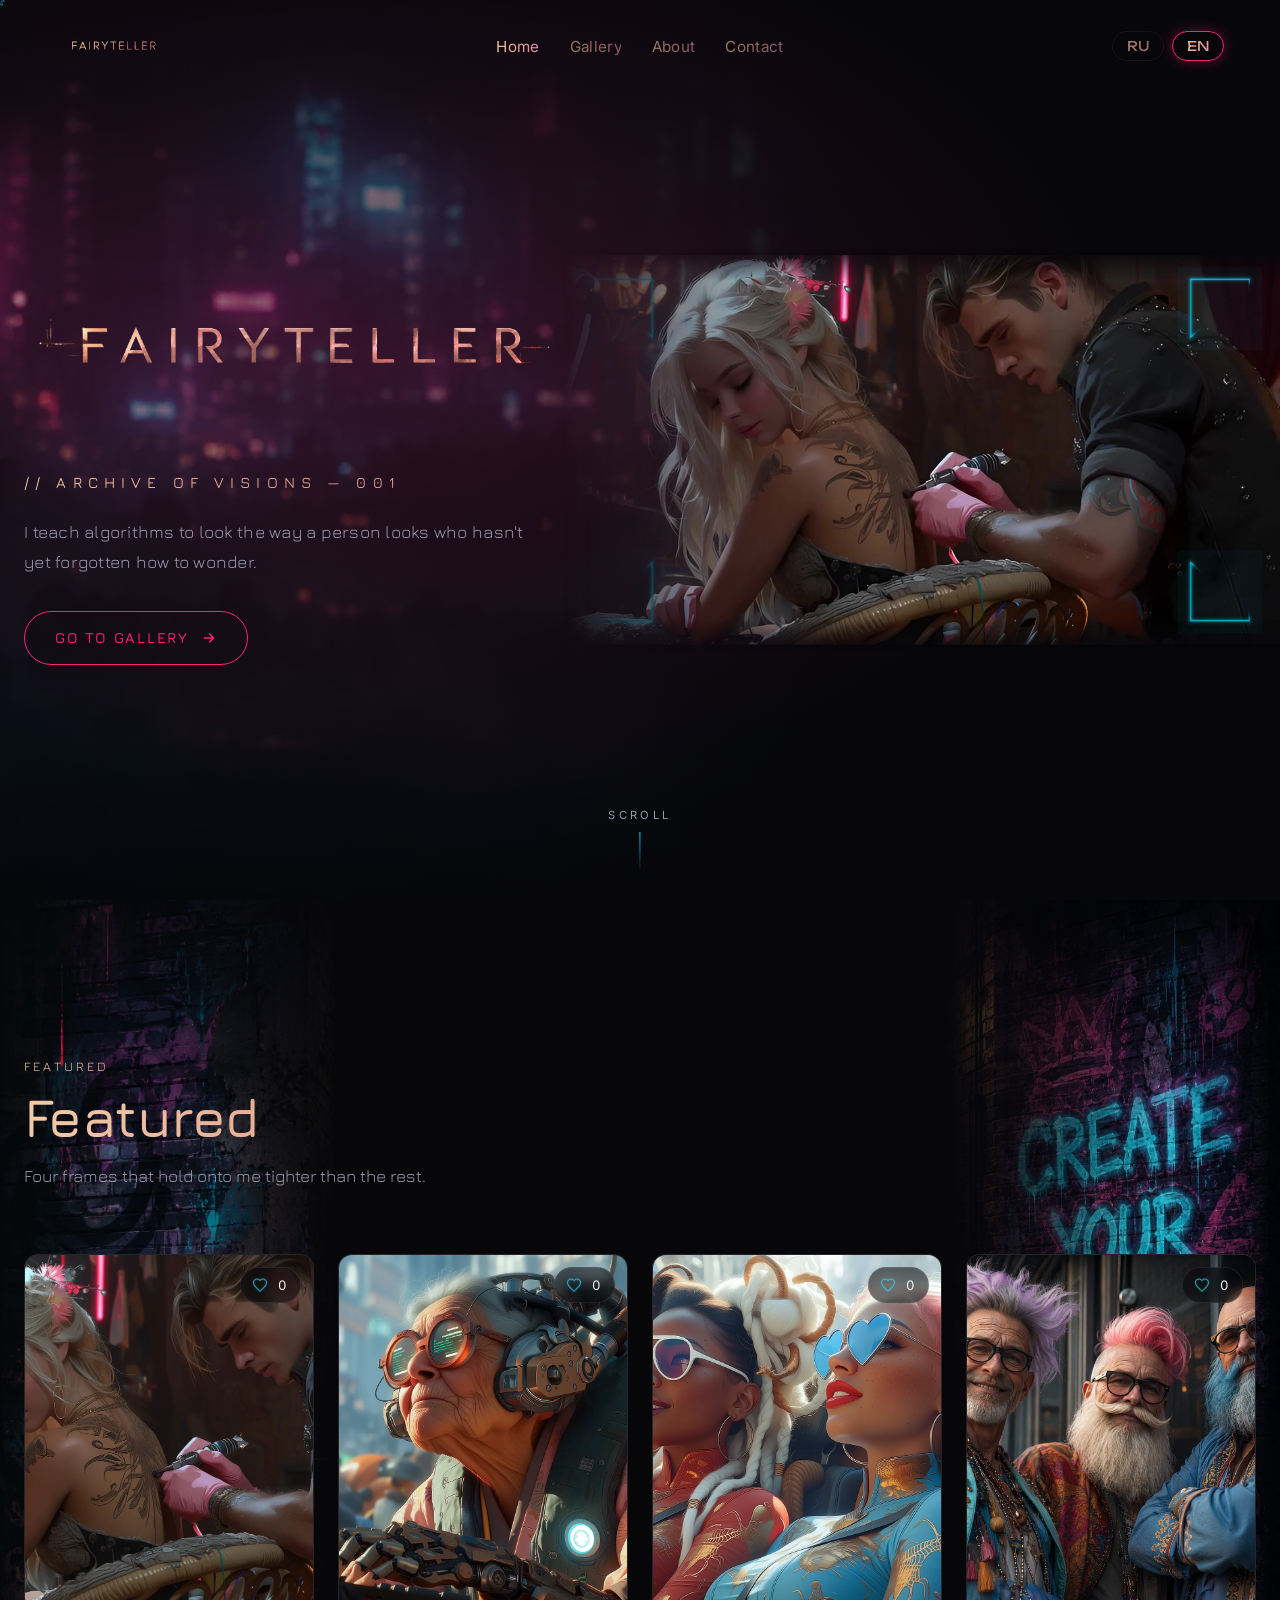
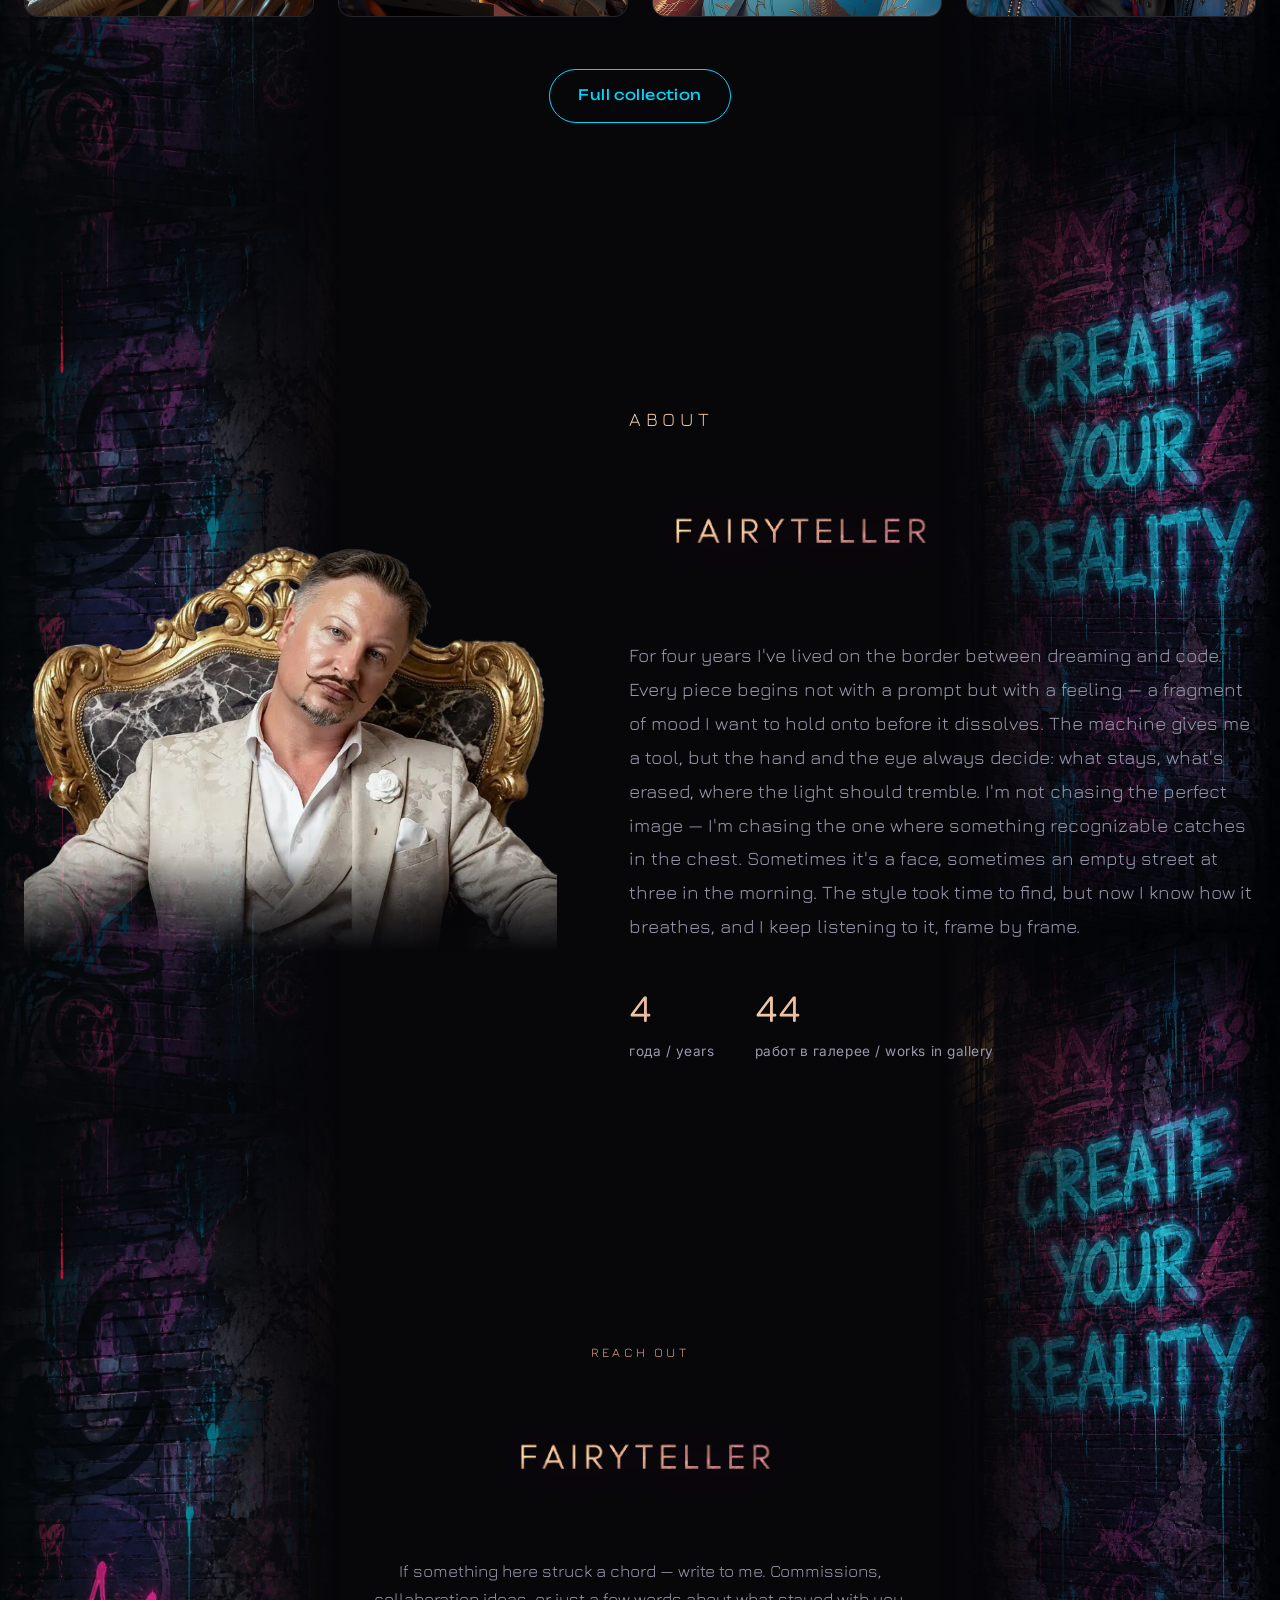
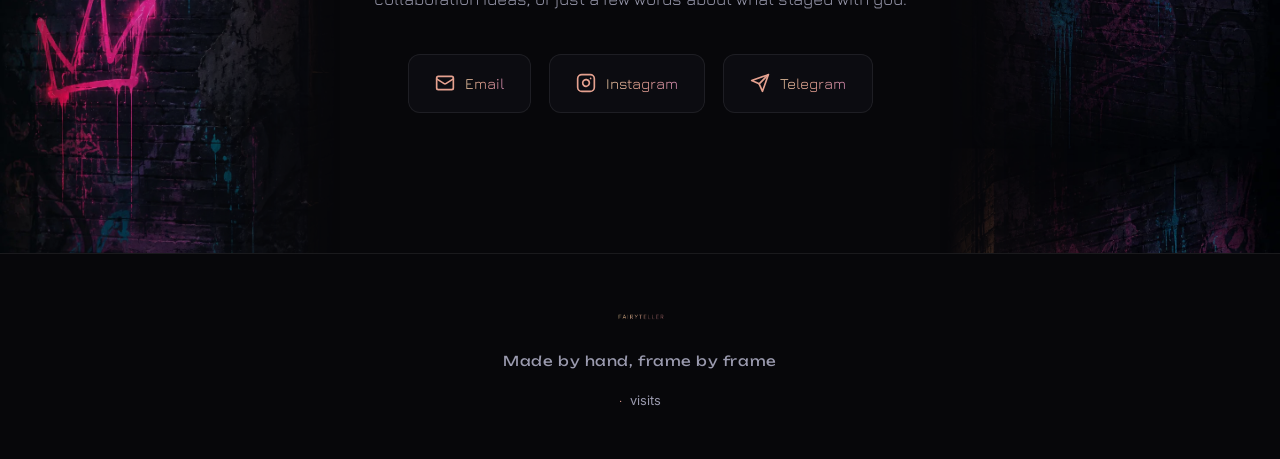
<file: index.html>
<!DOCTYPE html>
<html lang="en">
<head>
  <meta charset="UTF-8">
  <meta name="viewport" content="width=device-width, initial-scale=1.0">
  <title>Fairyteller — архив снов на стыке человека и машины</title>
  <meta name="description" content="Портфолио AI-художника Fairyteller. Киберпанк-портреты, в которых нежность оказалась сильнее неона.">

  <!-- Open Graph / соцсети -->
  <meta property="og:type" content="website">
  <meta property="og:site_name" content="Fairyteller">
  <meta property="og:title" content="Fairyteller — архив снов на стыке человека и машины">
  <meta property="og:description" content="Портфолио AI-художника Fairyteller. Киберпанк-портреты, в которых нежность оказалась сильнее неона.">
  <meta property="og:url" content="https://alexsheva-79.github.io/FAIRYTELLER-SITE/">
  <meta property="og:image" content="https://alexsheva-79.github.io/FAIRYTELLER-SITE/assets/og-image.jpg">
  <meta property="og:image:width" content="1200">
  <meta property="og:image:height" content="630">
  <meta property="og:locale" content="ru_RU">
  <meta property="og:locale:alternate" content="en_US">
  <meta name="twitter:card" content="summary_large_image">
  <meta name="twitter:title" content="Fairyteller — архив снов на стыке человека и машины">
  <meta name="twitter:description" content="Портфолио AI-художника Fairyteller. Киберпанк-портреты, в которых нежность оказалась сильнее неона.">
  <meta name="twitter:image" content="https://alexsheva-79.github.io/FAIRYTELLER-SITE/assets/og-image.jpg">

  <link rel="icon" type="image/png" href="assets/logo/logo-clean.png">

  <!-- Шрифты: Unbounded (дисплей) + Inter (текст), с кириллицей -->
  <link rel="preconnect" href="https://fonts.googleapis.com">
  <link rel="preconnect" href="https://fonts.gstatic.com" crossorigin>
  <link href="https://fonts.googleapis.com/css2?family=Unbounded:wght@400;600;700;800&family=Jura:wght@300;400;500;600&family=Inter:wght@400;500;600&display=swap&subset=cyrillic,latin" rel="stylesheet">

  <link rel="stylesheet" href="css/style.css?v=17">
</head>
<body>

  <!-- Прелоадер -->
  <div class="preloader">
    <img src="assets/logo/logo-full.png" alt="Fairyteller">
  </div>

  <!-- Хедер -->
  <header class="header">
    <a class="header__logo" href="index.html"><img src="assets/logo/logo-clean.png" alt="Fairyteller"></a>
    <ul class="nav__links">
      <li><a class="is-active" href="index.html" data-i18n="nav.home">Главная</a></li>
      <li><a href="gallery.html" data-i18n="nav.gallery">Галерея</a></li>
      <li><a href="#about" data-i18n="nav.about">Обо мне</a></li>
      <li><a href="#contact" data-i18n="nav.contact">Контакты</a></li>
    </ul>
    <div class="nav__right">
      <div class="lang">
        <button data-lang="ru">RU</button>
        <span>/</span>
        <button data-lang="en">EN</button>
      </div>
      <button class="burger" aria-label="menu"><span></span><span></span><span></span></button>
    </div>
  </header>

  <!-- Мобильное меню -->
  <div class="mobile-menu">
    <a href="index.html" data-i18n="nav.home">Главная</a>
    <a href="gallery.html" data-i18n="nav.gallery">Галерея</a>
    <a href="#about" data-i18n="nav.about">Обо мне</a>
    <a href="#contact" data-i18n="nav.contact">Контакты</a>
    <div class="lang mobile-menu__lang">
      <button data-lang="ru">RU</button>
      <span>/</span>
      <button data-lang="en">EN</button>
    </div>
  </div>

  <!-- Hero -->
  <section class="hero">
    <div class="hero__bg"></div>
    <div class="hero__banner">
      <!-- слайды из избранного рендерятся в main.js -->
      <span class="hero__corner hero__corner--tl"></span>
      <span class="hero__corner hero__corner--tr"></span>
      <span class="hero__corner hero__corner--bl"></span>
      <span class="hero__corner hero__corner--br"></span>
    </div>
    <div class="container hero__inner">
      <div class="hero__left">
        <img class="hero__logo" src="assets/logo/logo-full.png" alt="Fairyteller">
        <p class="hero__eyebrow" data-i18n="hero.eyebrow">// АРХИВ ВИДЕНИЙ — 001</p>
        <p class="hero__sub" data-i18n="hero.sub">Я учу алгоритмы смотреть так, как смотрит человек, который ещё не разучился удивляться.</p>
        <a class="hero__cta" href="gallery.html">
          <span data-i18n="hero.cta">Перейти в галерею</span>
          <svg viewBox="0 0 24 24" fill="none" stroke="currentColor" stroke-width="2" stroke-linecap="round" stroke-linejoin="round"><path d="M5 12h14M13 6l6 6-6 6"/></svg>
        </a>
      </div>
    </div>
    <div class="scroll-hint">scroll</div>
  </section>

  <!-- Блок после hero: сквозной фон-стены (bg-left / bg-right) на showcase + about + contact -->
  <div class="walls side-walls">

  <!-- Showcase -->
  <section class="section showcase">
    <div class="container">
      <div class="section__head reveal">
        <p class="eyebrow" data-i18n="showcase.title">Избранное</p>
        <h2 class="section-title" data-i18n="showcase.title">Избранное</h2>
        <p data-i18n="showcase.sub">Четыре кадра, которые держат меня крепче остальных.</p>
      </div>
      <div class="showcase__grid"><!-- карточки рендерятся из works.js --></div>
      <div class="showcase__more reveal">
        <a class="btn-ghost" href="gallery.html" data-i18n="showcase.all">Вся коллекция</a>
      </div>
    </div>
  </section>

  <!-- About -->
  <section class="section" id="about">
    <div class="container about__grid">
      <div class="about__portrait reveal">
        <img src="assets/portrait/artist.webp" alt="Fairyteller">
      </div>
      <div class="about__body reveal">
        <p class="eyebrow" data-i18n="about.title">О художнике</p>
        <img class="about__logo" src="assets/logo/logo-clean.png" alt="Fairyteller">
        <p data-i18n="about.body"></p>
        <div class="about__stats">
          <div class="about__stat">
            <div class="num"><span data-count="4">4</span></div>
            <div class="lbl">года / years</div>
          </div>
          <div class="about__stat">
            <div class="num"><span data-count="142">142</span></div>
            <div class="lbl">работ в галерее / works in gallery</div>
          </div>
        </div>
      </div>
    </div>
  </section>

  <!-- Contact -->
  <section class="section contact" id="contact">
    <div class="container">
      <div class="reveal">
        <p class="eyebrow" data-i18n="contact.title">Найти меня</p>
        <img class="contact__logo" src="assets/logo/logo-clean.png" alt="Fairyteller">
        <p class="contact__desc" data-i18n="contact.desc">Если что-то здесь отозвалось — напишите.</p>
      </div>
      <div class="contact__links reveal">
        <a class="contact__link" href="mailto:alexsheva79@gmail.com">
          <svg viewBox="0 0 24 24" fill="none" stroke-width="2" stroke-linecap="round" stroke-linejoin="round"><rect x="2" y="4" width="20" height="16" rx="2"/><path d="m22 7-8.97 5.7a1.94 1.94 0 0 1-2.06 0L2 7"/></svg>
          <span data-i18n="contact.email">Почта</span>
        </a>
        <a class="contact__link" href="https://www.instagram.com/fairyteller_art/" target="_blank" rel="noopener">
          <svg viewBox="0 0 24 24" fill="none" stroke-width="2" stroke-linecap="round" stroke-linejoin="round"><rect x="2" y="2" width="20" height="20" rx="5"/><path d="M16 11.37A4 4 0 1 1 12.63 8 4 4 0 0 1 16 11.37z"/><line x1="17.5" y1="6.5" x2="17.51" y2="6.5"/></svg>
          <span data-i18n="contact.instagram">Instagram</span>
        </a>
        <a class="contact__link" href="https://t.me/+6Evr5orEgt05M2Fi" target="_blank" rel="noopener">
          <svg viewBox="0 0 24 24" fill="none" stroke-width="2" stroke-linecap="round" stroke-linejoin="round"><path d="m22 2-7 20-4-9-9-4Z"/><path d="M22 2 11 13"/></svg>
          <span data-i18n="contact.telegram">Telegram</span>
        </a>
      </div>
    </div>
  </section>

  </div><!-- /.walls -->

  <!-- Footer -->
  <footer class="footer">
    <div class="footer__logo"><img src="assets/logo/logo-clean.png" alt="Fairyteller"></div>
    <p class="footer__tagline" data-i18n="footer.tagline">Сделано вручную, кадр за кадром</p>
    <p class="footer__visits"><span class="vnum">·</span> <span data-i18n="visits.label">визитов</span></p>
  </footer>

  <script src="js/works.js?v=17"></script>
  <script src="js/i18n.js?v=17"></script>
  <script src="js/supabase.js?v=17"></script>
  <script src="js/main.js?v=17"></script>
</body>
</html>
</file>
<file: css/style.css>
/* ============================================================
   Fairyteller — основные стили
   Неон-розовый #ff1f74 + электро-циан #00d9ff на глубоком чёрном.
   Киберпанк / стрит-арт, сбалансированно.
   ============================================================ */

:root {
  --bg:        #07070a;
  --bg-2:      #0d0d12;
  --bg-card:   #111118;
  --pink:      #ff1f74;
  --cyan:      #00d9ff;
  --gold:      #e3a873;   /* акцент рамки showcase (розово-золотой в тон лого) */
  --text:      #f4f4f8;
  --muted:     #9a9aae;
  --line:      rgba(255, 255, 255, 0.08);

  /* градиент логотипа (медно-розовый) — для текста в тон лого */
  --logo-grad: linear-gradient(90deg, #f1cba6, #e5a18f 48%, #d98fb2);

  --pink-glow: 0 0 18px rgba(255, 31, 116, 0.55);
  --cyan-glow: 0 0 18px rgba(0, 217, 255, 0.5);

  --font-display: "Unbounded", system-ui, sans-serif;
  --font-body:    "Inter", system-ui, sans-serif;

  --maxw: 1280px;
  --ease: cubic-bezier(0.22, 1, 0.36, 1);
}

/* ---------- reset ---------- */
*, *::before, *::after { box-sizing: border-box; margin: 0; padding: 0; }

html { scroll-behavior: smooth; }

body {
  background: var(--bg);
  color: var(--text);
  font-family: var(--font-body);
  font-size: 17px;
  line-height: 1.65;
  overflow-x: hidden;
  -webkit-font-smoothing: antialiased;
}

img { display: block; max-width: 100%; }
a { color: inherit; text-decoration: none; }
button { font-family: inherit; cursor: pointer; border: none; background: none; color: inherit; }
ul { list-style: none; }

/* фоновая текстура шума на всём сайте */
body::before {
  content: "";
  position: fixed;
  inset: 0;
  background-image: url("../assets/decor/noise.webp");
  background-size: 320px;
  opacity: 0.04;
  pointer-events: none;
  z-index: 1;
  mix-blend-mode: screen;
}

.container { width: min(100% - 48px, var(--maxw)); margin-inline: auto; }

/* ---------- утилиты ---------- */
/* текст в цвет логотипа (медно-розовый градиент) */
.fx-logo-text {
  background: var(--logo-grad);
  -webkit-background-clip: text; background-clip: text;
  color: transparent;
}

.eyebrow {
  font-family: var(--font-display);
  font-size: 0.8rem;
  letter-spacing: 0.25em;
  text-transform: uppercase;
  color: var(--cyan);
  text-shadow: var(--cyan-glow);
}

.section-title {
  font-family: var(--font-display);
  font-weight: 700;
  font-size: clamp(2rem, 5vw, 3.4rem);
  line-height: 1.05;
  letter-spacing: -0.01em;
}

.section { position: relative; padding: clamp(64px, 12vw, 140px) 0; z-index: 2; }

/* ============================================================
   Хедер
   ============================================================ */
.header {
  position: fixed;
  top: 0; left: 0; right: 0;
  z-index: 100;
  display: flex;
  align-items: center;
  justify-content: space-between;
  padding: 18px clamp(24px, 5vw, 56px);
  transition: background 0.4s var(--ease), backdrop-filter 0.4s var(--ease);
}
.header.is-scrolled {
  background: rgba(7, 7, 10, 0.72);
  backdrop-filter: blur(14px);
  border-bottom: 1px solid var(--line);
}
.header__logo img { height: clamp(40px, 5vw, 56px); width: auto; }

/* навигация по центру хедера, в цвет лого; активный пункт ярче */
.nav__links {
  position: absolute;
  left: 50%; top: 50%;
  transform: translate(-50%, -50%);
  display: flex; gap: 30px;
}
.nav__links a {
  font-size: 0.95rem;
  letter-spacing: 0.02em;
  position: relative;
  padding: 4px 0;
  background: var(--logo-grad);
  -webkit-background-clip: text; background-clip: text;
  color: transparent;
  opacity: 0.6;
  transition: opacity 0.25s var(--ease);
}
.nav__links a::after {
  content: "";
  position: absolute;
  left: 0; bottom: 0;
  width: 0; height: 2px;
  background: var(--pink);
  box-shadow: var(--pink-glow);
  transition: width 0.3s var(--ease);
}
.nav__links a.is-active { opacity: 1; }
.nav__links a:hover { opacity: 1; }
.nav__links a:hover::after { width: 100%; }

/* правая группа хедера: язык + бургер */
.nav__right { display: flex; align-items: center; gap: 24px; }

/* переключатель языка — в цвет лого, активный язык ярче */
.lang { display: flex; align-items: center; gap: 8px; font-family: var(--font-display); font-size: 0.8rem; }
/* обводка-пилюля в стиле hero__cta: активный язык — розовая обводка + свечение,
   неактивный — тонкая нейтральная обводка, текст в тон лого чуть притушен */
.lang button {
  padding: 6px 14px;
  border: 1px solid var(--line);
  border-radius: 100px;
  background: var(--logo-grad);
  -webkit-background-clip: text; background-clip: text;
  color: transparent;
  opacity: 0.7;
  transition: opacity 0.25s var(--ease), border-color 0.25s var(--ease), box-shadow 0.25s var(--ease);
}
.lang button.is-active {
  opacity: 1;
  border-color: var(--pink);
  box-shadow: 0 0 14px rgba(255, 31, 116, 0.35);
}
.lang button:hover { opacity: 1; }
/* разделитель больше не нужен — язык теперь читается как две отдельные пилюли */
.lang span { display: none; }

/* бургер (мобильное меню) */
.burger { display: none; width: 30px; height: 22px; position: relative; z-index: 120; }
.burger span {
  position: absolute; left: 0; width: 100%; height: 2px;
  background: var(--text); border-radius: 2px;
  transition: transform 0.35s var(--ease), opacity 0.25s var(--ease), top 0.35s var(--ease);
}
.burger span:nth-child(1) { top: 0; }
.burger span:nth-child(2) { top: 10px; }
.burger span:nth-child(3) { top: 20px; }
.burger.is-open span:nth-child(1) { top: 10px; transform: rotate(45deg); background: var(--pink); }
.burger.is-open span:nth-child(2) { opacity: 0; }
.burger.is-open span:nth-child(3) { top: 10px; transform: rotate(-45deg); background: var(--pink); }

/* ============================================================
   Hero
   ============================================================ */
.hero {
  position: relative;
  min-height: 100svh;
  display: flex;
  align-items: center;
  overflow: hidden;
  z-index: 2;
}
.hero__bg {
  position: absolute; inset: 0;
  background: url("../assets/backgrounds/hero-bg.webp") center / cover no-repeat;
  transform: scale(1.08);
  z-index: -2;
  /* parallax-сдвиг проставляется в main.js/initParallax() при скролле (JS переопределяет transform целиком, включая scale) */
  will-change: transform;
}
/* фон-небоскрёбы гаснет к центру, чтобы не спорить с баннером справа */
.hero__bg::after {
  content: "";
  position: absolute; inset: 0;
  background:
    radial-gradient(ellipse at 30% 40%, rgba(255, 31, 116, 0.15), transparent 55%),
    linear-gradient(90deg, rgba(7,7,10,0.35) 0%, rgba(7,7,10,0.65) 38%, var(--bg) 66%, var(--bg) 100%),
    linear-gradient(180deg, var(--bg) 0%, transparent 22%, transparent 78%, var(--bg) 100%);
}
.hero__inner {
  position: relative; z-index: 2;
}
.hero__left { max-width: 600px; }

/* большой логотип в hero (версия со скобками) */
.hero__logo {
  width: clamp(300px, 42vw, 600px);
  height: auto;
  margin-bottom: 20px;
  filter: drop-shadow(0 6px 34px rgba(255, 31, 116, 0.22));
}

/* надпись под лого — тонкий геометрический шрифт + медно-розовый градиент в тон логотипу */
.hero__eyebrow {
  font-family: "Jura", var(--font-body);
  font-weight: 500;
  font-size: clamp(0.78rem, 1.2vw, 0.98rem);
  letter-spacing: 0.4em;
  text-transform: uppercase;
  background: var(--logo-grad);
  -webkit-background-clip: text; background-clip: text;
  color: transparent;
  margin-bottom: 22px;
}

/* подзаголовок — тот же шрифт, меньше размером */
.hero__sub {
  font-family: "Jura", var(--font-body);
  font-weight: 400;
  font-size: clamp(0.95rem, 1.35vw, 1.12rem);
  letter-spacing: 0.015em;
  color: var(--muted);
  max-width: 500px;
  line-height: 1.72;
}

/* старый стиль заголовка оставлен на случай переиспользования вне hero */
.hero__title { font-family: var(--font-display); font-weight: 800; text-transform: uppercase; }
.hero__title .slash { color: var(--pink); text-shadow: var(--pink-glow); }

/* CTA — контурная кнопка со стрелкой (по макету) */
.hero__cta {
  position: relative;
  overflow: hidden;
  display: inline-flex;
  align-items: center;
  gap: 12px;
  margin-top: 34px;
  padding: 14px 30px;
  font-family: "Jura", var(--font-body);
  font-weight: 600;
  font-size: 0.92rem;
  letter-spacing: 0.12em;
  text-transform: uppercase;
  color: var(--pink);
  background: transparent;
  border: 1.5px solid var(--pink);
  border-radius: 100px;
  transition: background 0.3s var(--ease), box-shadow 0.3s var(--ease), transform 0.3s var(--ease);
}
.hero__cta:hover { background: rgba(255,31,116,0.1); box-shadow: var(--pink-glow); transform: translateY(-2px); }
.hero__cta svg { width: 16px; height: 16px; }

/* видео-баннер — без рамки, правый край экрана, левый край растворяется в фон.
   Ролики 16:9 — блок держит их родную пропорцию и центрируется по высоте hero,
   вместо растяжения на всю высоту (как было с картинками через object-fit:cover). */
.hero__banner {
  position: absolute;
  top: 50%; right: 0;
  width: 56%;
  aspect-ratio: 16 / 9;
  transform: translateY(-50%);
  z-index: 0;
  -webkit-mask-image: linear-gradient(90deg, transparent 0%, rgba(0,0,0,0.5) 18%, black 42%);
  mask-image: linear-gradient(90deg, transparent 0%, rgba(0,0,0,0.5) 18%, black 42%);
}
.hero__slide {
  position: absolute; inset: 0;
  opacity: 0;
  transition: opacity 1.2s var(--ease);
  /* лёгкое растворение верхнего/нижнего края кадра — слабее, чем боковая маска на .hero__banner */
  -webkit-mask-image: linear-gradient(180deg, transparent 0%, black 8%, black 92%, transparent 100%);
  mask-image: linear-gradient(180deg, transparent 0%, black 8%, black 92%, transparent 100%);
}
.hero__slide.is-active { opacity: 1; }
.hero__slide img {
  width: 100%; height: 100%; object-fit: cover;
  transform: scale(1);
  will-change: transform;
}
/* видео показывается целиком, в родной пропорции 16:9, без обрезки и без зума */
.hero__slide video {
  width: 100%; height: 100%; object-fit: contain;
  display: block;
}
/* Ken Burns: медленный зум длиннее времени показа слайда (9s vs 4.5s смены),
   чтобы движение не успевало «дёргаться» об конец анимации при кроссфейде.
   Чётные/нечётные слайды зумят в разные точки — лёгкая вариативность. */
.hero__slide.is-active:nth-child(odd) img { animation: kenburns-a 9s linear forwards; }
.hero__slide.is-active:nth-child(even) img { animation: kenburns-b 9s linear forwards; }
@keyframes kenburns-a { from { transform: scale(1) translate(0, 0); } to { transform: scale(1.12) translate(-1.5%, -1%); } }
@keyframes kenburns-b { from { transform: scale(1) translate(0, 0); } to { transform: scale(1.12) translate(1.5%, 1%); } }

/* уголки-скобки баннера — перекрашиваются в акцент текущей работы (см. main.js) */
.hero__corner {
  position: absolute;
  width: 84px; height: 84px;
  z-index: 3;
  -webkit-mask: url("../assets/decor/corner-bracket.webp") center / contain no-repeat;
  mask: url("../assets/decor/corner-bracket.webp") center / contain no-repeat;
  background: var(--cyan);
  transition: background 0.8s var(--ease);
}
.hero__corner--tl { top: 18px; left: 18px; }
.hero__corner--tr { top: 18px; right: 18px; transform: scaleX(-1); }
.hero__corner--bl { bottom: 18px; left: 18px; transform: scaleY(-1); }
.hero__corner--br { bottom: 18px; right: 18px; transform: scale(-1, -1); }

/* ============================================================
   Intro-последовательность: hero проявляется после прелоадера
   (body.intro-ready добавляется в main.js/initPreloader). Уголки-скобки
   анимируются только по opacity — их transform уже занят зеркалированием.
   ============================================================ */
.hero__logo, .hero__eyebrow, .hero__sub, .hero__cta {
  opacity: 0;
  transform: translateY(24px);
  transition: opacity 0.8s var(--ease), transform 0.8s var(--ease);
}
.hero__banner { opacity: 0; transition: opacity 1.1s var(--ease); }
.hero__corner { opacity: 0; }

body.intro-ready .hero__logo    { opacity: 1; transform: none; transition-delay: 0.1s; }
body.intro-ready .hero__eyebrow { opacity: 1; transform: none; transition-delay: 0.3s; }
body.intro-ready .hero__sub     { opacity: 1; transform: none; transition-delay: 0.42s; }
body.intro-ready .hero__cta     { opacity: 1; transform: none; transition-delay: 0.54s; }
body.intro-ready .hero__banner  { opacity: 1; transition-delay: 0.15s; }
body.intro-ready .hero__corner  {
  opacity: 0.9;
  transition: opacity 0.6s var(--ease) 0.5s, background 0.8s var(--ease);
}

.scroll-hint {
  position: absolute;
  bottom: 28px; left: 50%;
  transform: translateX(-50%);
  z-index: 2;
  display: flex; flex-direction: column; align-items: center; gap: 8px;
  font-size: 0.7rem; letter-spacing: 0.3em; text-transform: uppercase;
  color: var(--muted);
}
.scroll-hint::after {
  content: ""; width: 1px; height: 40px;
  background: linear-gradient(var(--cyan), transparent);
  animation: scroll-pulse 2s ease-in-out infinite;
}
@keyframes scroll-pulse { 0%,100%{opacity:.3;transform:scaleY(.6);} 50%{opacity:1;transform:scaleY(1);} }

/* ============================================================
   Секции-заголовки
   ============================================================ */
.section__head { margin-bottom: clamp(36px, 6vw, 64px); max-width: 720px; }
.section__head .section-title { margin-top: 12px; }
.section__head p { margin-top: 16px; color: var(--muted); }

/* ============================================================
   Фон-стены: боковые панели bg-left / bg-right с градиентным затуханием к центру.
   Переиспользуется на главной (showcase+about+contact) и в галерее.
   ============================================================ */
.side-walls {
  position: relative;
  overflow: hidden;
  background: var(--bg);
}
.side-walls::before, .side-walls::after {
  content: "";
  position: absolute; top: 0; bottom: 0;
  width: 340px;
  background-size: 340px auto;
  background-repeat: repeat-y;
  background-position: top center;
  z-index: 0;
  pointer-events: none;
  /* parallax-сдвиг проставляется в main.js/initParallax() при скролле */
  transform: translateY(var(--wall-shift, 0px));
  will-change: transform;
}
.side-walls::before {
  left: 0;
  background-image: url("../assets/backgrounds/bg-left.webp");
  -webkit-mask-image: linear-gradient(90deg, black 0%, black 35%, transparent 100%);
  mask-image: linear-gradient(90deg, black 0%, black 35%, transparent 100%);
}
.side-walls::after {
  right: 0;
  background-image: url("../assets/backgrounds/bg-right.webp");
  -webkit-mask-image: linear-gradient(270deg, black 0%, black 35%, transparent 100%);
  mask-image: linear-gradient(270deg, black 0%, black 35%, transparent 100%);
}
.side-walls > .section { position: relative; z-index: 1; }

/* текст в блоке-стенах главной — шрифт и цвет в тон логотипу (Jura + медно-розовый градиент) */
.walls .eyebrow {
  font-family: "Jura", var(--font-body);
  background: var(--logo-grad);
  -webkit-background-clip: text; background-clip: text;
  color: transparent;
  text-shadow: none;
}
.walls .section-title {
  font-family: "Jura", var(--font-body);
  font-weight: 600;
  background: var(--logo-grad);
  -webkit-background-clip: text; background-clip: text;
  color: transparent;
}
.walls .section__head p,
.walls .about__body p,
.walls .contact__desc {
  font-family: "Jura", var(--font-body);
}

/* ============================================================
   Showcase / карточки работ
   ============================================================ */
.showcase { background: transparent; }
.showcase__grid {
  display: grid;
  grid-template-columns: repeat(4, 1fr);
  gap: clamp(16px, 2vw, 24px);
}
/* showcase-карточки — единый портретный формат, изображение заполняет рамку */
.showcase__grid .work { aspect-ratio: 4 / 5; }
.showcase__grid .work__media { position: absolute; inset: 0; }

.work {
  position: relative;
  border-radius: 14px;
  overflow: hidden;
  background: var(--bg-card);
  border: 1px solid var(--line);
  transition: transform 0.45s var(--ease), border-color 0.45s var(--ease), box-shadow 0.45s var(--ease);
}
.work:hover {
  transform: translateY(-6px);
  border-color: rgba(255, 31, 116, 0.5);
  box-shadow: 0 18px 50px rgba(0,0,0,0.5), 0 0 0 1px rgba(255,31,116,0.25);
}
/* showcase: неоновая рамка/свечение только у работы, показанной сейчас в hero-баннере.
   Цвет берётся из --frame (акцент работы, проставляется в main.js). */
.showcase__grid .work.is-current {
  border-color: var(--frame, var(--cyan));
  box-shadow: 0 0 34px 2px var(--frame, var(--cyan));
}

.work__media { position: relative; overflow: hidden; }
.work__media img {
  width: 100%; height: 100%; object-fit: cover;
  transition: transform 0.7s var(--ease), filter 0.7s var(--ease);
}
.work:hover .work__media img { transform: scale(1.05); }

.work__overlay {
  position: absolute; inset: 0;
  display: flex; flex-direction: column; justify-content: flex-end;
  padding: 20px;
  background: linear-gradient(transparent 40%, rgba(7,7,10,0.85));
  opacity: 0;
  transition: opacity 0.4s var(--ease);
}
.work:hover .work__overlay { opacity: 1; }
.work__title {
  font-family: var(--font-display);
  font-weight: 600;
  font-size: 1.15rem;
  transform: translateY(10px);
  transition: transform 0.4s var(--ease);
}
.work:hover .work__title { transform: translateY(0); }
.work__tags { display: flex; flex-wrap: wrap; gap: 8px; margin-top: 10px; transform: translateY(10px); transition: transform 0.45s var(--ease); }
.work:hover .work__tags { transform: translateY(0); }
.work__tag {
  font-size: 0.72rem;
  letter-spacing: 0.04em;
  padding: 4px 10px;
  border-radius: 100px;
  border: 1px solid rgba(0,217,255,0.4);
  color: var(--cyan);
  background: rgba(0,217,255,0.06);
}

/* бейдж NEW */
.badge-new {
  position: absolute;
  top: 14px; left: 14px;
  z-index: 3;
  font-family: var(--font-display);
  font-size: 0.68rem;
  font-weight: 700;
  letter-spacing: 0.12em;
  padding: 5px 11px;
  color: var(--bg);
  background: var(--logo-grad);
  border-radius: 6px;
  box-shadow: 0 0 14px rgba(229,161,143,0.5);
  animation: badge-pulse 2.4s ease-in-out infinite;
}
@keyframes badge-pulse { 0%,100%{box-shadow:0 0 10px rgba(229,161,143,.45);} 50%{box-shadow:0 0 22px rgba(229,161,143,.85);} }

/* кнопка лайка */
.like {
  position: absolute;
  top: 12px; right: 12px;
  z-index: 3;
  display: flex; align-items: center; gap: 6px;
  padding: 7px 12px 7px 9px;
  border-radius: 100px;
  background: rgba(7,7,10,0.55);
  backdrop-filter: blur(6px);
  border: 1px solid var(--line);
  transition: border-color 0.3s, transform 0.2s;
}
.like:hover { border-color: rgba(255,31,116,0.5); }
.like:active { transform: scale(0.92); }
.like__icon { width: 20px; height: 20px; position: relative; }
.like__icon img { position: absolute; inset: 0; width: 100%; height: 100%; transition: opacity 0.25s, transform 0.25s; }
.like__icon .filled { opacity: 0; transform: scale(0.6); }
.like.is-liked .like__icon .outline { opacity: 0; }
.like.is-liked .like__icon .filled { opacity: 1; transform: scale(1); }
.like__count { font-size: 0.82rem; font-variant-numeric: tabular-nums; color: var(--text); min-width: 12px; }

/* анимация искры при лайке */
.like.spark .like__icon::after {
  content: "";
  position: absolute; inset: -8px;
  border-radius: 50%;
  border: 2px solid var(--pink);
  animation: spark 0.5s var(--ease);
}
@keyframes spark {
  0%   { opacity: 1; transform: scale(0.4); }
  100% { opacity: 0; transform: scale(1.8); }
}

.showcase__more { margin-top: clamp(32px, 5vw, 52px); text-align: center; }
.btn-ghost {
  position: relative;
  overflow: hidden;
  display: inline-flex; align-items: center; gap: 10px;
  padding: 14px 28px;
  font-family: var(--font-display);
  font-size: 0.9rem; letter-spacing: 0.03em;
  border: 1px solid var(--cyan);
  color: var(--cyan);
  border-radius: 100px;
  transition: background 0.3s var(--ease), color 0.3s var(--ease), box-shadow 0.3s var(--ease);
}
.btn-ghost:hover { background: var(--cyan); color: var(--bg); box-shadow: var(--cyan-glow); }

/* ============================================================
   Галерея (gallery.html)
   ============================================================ */
.gallery { padding-top: clamp(120px, 16vw, 180px); }

/* лого вместо дублирующего «Архив» + заголовок/описание в тон лого */
.gallery__logo {
  width: clamp(240px, 30vw, 380px);
  height: auto;
  margin-bottom: 18px;
  filter: drop-shadow(0 4px 22px rgba(255, 31, 116, 0.18));
}
.gallery .section-title {
  font-family: "Jura", var(--font-body);
  font-weight: 600;
  background: var(--logo-grad);
  -webkit-background-clip: text; background-clip: text;
  color: transparent;
}
/* цвет из тёплой части палитры лого — светлее var(--muted), чтобы не тонуть в фактурном фоне-стене */
.gallery .section__head p { font-family: "Jura", var(--font-body); color: #c9ab9c; }

/* на мобильном фон-стена под заголовком/описанием заметнее — подкладываем тёмный scrim для читаемости */
@media (max-width: 700px) {
  .gallery .section__head {
    background: rgba(8, 8, 12, 0.55);
    border-radius: 16px;
    padding: 20px 18px;
    backdrop-filter: blur(2px);
  }
}

/* фильтр по тегам */
.gallery__filter {
  display: flex; flex-wrap: wrap; gap: 10px;
  margin-bottom: clamp(28px, 5vw, 48px);
}
.chip {
  position: relative;
  overflow: hidden;
  font-size: 0.82rem;
  letter-spacing: 0.02em;
  padding: 8px 16px;
  border-radius: 100px;
  border: 1px solid var(--line);
  color: var(--muted);
  background: var(--bg-card);
  transition: color 0.25s, border-color 0.25s, background 0.25s, box-shadow 0.25s;
}
.chip:hover { color: var(--text); border-color: rgba(229,161,143,0.45); }
.chip.is-active {
  color: var(--bg);
  background: var(--logo-grad);
  border-color: transparent;
  box-shadow: 0 0 16px rgba(229,161,143,0.4);
}

/* masonry через CSS-колонки */
.gallery__grid {
  column-count: 3;
  column-gap: clamp(14px, 2vw, 24px);
}
.gallery__grid .work {
  break-inside: avoid;
  margin-bottom: clamp(14px, 2vw, 24px);
  width: 100%;
  cursor: pointer;
}
.gallery__grid .work.is-hidden { display: none; }

@media (max-width: 980px) { .gallery__grid { column-count: 2; } }
@media (max-width: 560px) {
  /* Одна колонка = порядок = DOM-порядок works.js (старые -> новые).
     Переворачиваем визуально, чтобы новые работы были сверху, не трогая сам массив. */
  .gallery__grid {
    column-count: 1;
    display: flex;
    flex-direction: column-reverse;
    gap: clamp(14px, 2vw, 24px);
  }
  .gallery__grid .work { margin-bottom: 0; }
}

/* лайтбокс */
.lightbox {
  position: fixed; inset: 0; z-index: 200;
  display: flex; align-items: center; justify-content: center;
  padding: 40px;
  background: rgba(5,5,8,0.92);
  backdrop-filter: blur(8px);
  opacity: 0; visibility: hidden;
  transition: opacity 0.35s var(--ease), visibility 0.35s var(--ease);
}
.lightbox.is-open { opacity: 1; visibility: visible; }
.lightbox__inner {
  position: relative;
  max-width: min(1100px, 92vw);
  max-height: 88vh;
  display: flex; flex-direction: column; gap: 14px;
  transform: scale(0.96);
  transition: transform 0.35s var(--ease);
}
.lightbox.is-open .lightbox__inner { transform: scale(1); }
.lightbox__img {
  max-width: 100%;
  max-height: 76vh;
  object-fit: contain;
  border-radius: 12px;
  border: 1px solid var(--line);
  box-shadow: 0 24px 70px rgba(0,0,0,0.6);
}
.lightbox__meta { display: flex; flex-direction: column; gap: 10px; align-items: center; text-align: center; }
.lightbox__title { font-family: var(--font-display); font-weight: 600; font-size: 1.3rem; }
.lightbox__tags { display: flex; flex-wrap: wrap; gap: 8px; justify-content: center; }
.lightbox__close {
  position: absolute;
  top: -14px; right: -14px;
  width: 44px; height: 44px;
  overflow: hidden;
  display: flex; align-items: center; justify-content: center;
  border-radius: 50%;
  background: var(--pink);
  color: var(--bg);
  font-size: 1.4rem; line-height: 1;
  box-shadow: var(--pink-glow);
  transition: transform 0.2s var(--ease);
}
.lightbox__close:hover { transform: rotate(90deg) scale(1.05); }

/* ============================================================
   About
   ============================================================ */
.about__grid {
  display: grid;
  grid-template-columns: 0.85fr 1fr;
  gap: clamp(32px, 6vw, 72px);
  align-items: center;
}
/* портрет — без рамки и фона, снизу растворяется в прозрачность */
.about__portrait {
  position: relative;
  transform-style: preserve-3d;
  transition: transform 0.2s var(--ease);
}
.about__portrait img {
  width: 100%;
  -webkit-mask-image: linear-gradient(180deg, black 0%, black 78%, transparent 100%);
  mask-image: linear-gradient(180deg, black 0%, black 78%, transparent 100%);
}
/* логотип вместо повторного заголовка «О художнике» */
.about__logo {
  width: clamp(220px, 26vw, 340px);
  height: auto;
  margin: 12px 0 24px;
  filter: drop-shadow(0 4px 22px rgba(255, 31, 116, 0.18));
}
.about__body p { color: var(--muted); font-size: clamp(1rem, 1.6vw, 1.18rem); line-height: 1.8; }
.about__stats { display: flex; gap: 40px; margin-top: 32px; }
.about__stat .num {
  font-family: "Jura", var(--font-body);
  font-weight: 600;
  font-size: 2.4rem;
  background: var(--logo-grad);
  -webkit-background-clip: text; background-clip: text;
  color: transparent;
}
.about__stat .lbl { font-size: 0.85rem; color: var(--muted); letter-spacing: 0.04em; }

/* ============================================================
   Contact
   ============================================================ */
.contact { background: transparent; text-align: center; }
/* лого вместо повторного заголовка «Найти меня» */
.contact__logo {
  width: clamp(220px, 26vw, 340px);
  height: auto;
  margin: 12px auto 0;
  filter: drop-shadow(0 4px 22px rgba(255, 31, 116, 0.18));
}
.contact__desc { max-width: 560px; margin: 16px auto 0; color: var(--muted); }
.contact__links {
  display: flex; justify-content: center; flex-wrap: wrap; gap: 18px;
  margin-top: 40px;
}
.contact__link {
  position: relative;
  overflow: hidden;
  display: flex; align-items: center; gap: 10px;
  padding: 16px 26px;
  border: 1px solid var(--line);
  border-radius: 12px;
  background: rgba(17, 17, 24, 0.55);
  font-family: "Jura", var(--font-body);
  font-size: 0.95rem;
  transition: transform 0.3s var(--ease), border-color 0.3s var(--ease), box-shadow 0.3s var(--ease);
}
.contact__link:hover { transform: translateY(-4px); border-color: rgba(255,31,116,0.4); box-shadow: var(--pink-glow); }
/* подпись ссылки — в тон лого */
.contact__link span {
  background: var(--logo-grad);
  -webkit-background-clip: text; background-clip: text;
  color: transparent;
}
.contact__link svg { width: 20px; height: 20px; stroke: #e5a18f; }

/* ============================================================
   Footer
   ============================================================ */
.footer {
  position: relative; z-index: 2;
  padding: 48px 0;
  border-top: 1px solid var(--line);
  display: flex; flex-direction: column; align-items: center; gap: 18px;
  text-align: center;
}
.footer__logo img { height: 30px; opacity: 0.8; }
.footer__tagline { font-family: var(--font-display); font-size: 0.85rem; letter-spacing: 0.04em; color: var(--muted); }
.footer__visits {
  display: inline-flex; align-items: center; gap: 8px;
  font-size: 0.8rem; color: var(--muted);
}
.footer__visits .vnum {
  font-family: "Jura", var(--font-body);
  font-weight: 600;
  font-variant-numeric: tabular-nums;
  background: var(--logo-grad);
  -webkit-background-clip: text; background-clip: text;
  color: transparent;
}

/* ============================================================
   Ripple на кликах (см. initRipple() в main.js)
   ============================================================ */
.ripple {
  position: absolute;
  border-radius: 50%;
  background: rgba(255, 255, 255, 0.45);
  transform: scale(0);
  opacity: 0.6;
  pointer-events: none;
  animation: ripple-anim 0.6s ease-out forwards;
}
@keyframes ripple-anim { to { transform: scale(1); opacity: 0; } }

/* ============================================================
   Мобильное полноэкранное меню
   ============================================================ */
.mobile-menu {
  position: fixed; inset: 0;
  z-index: 110;
  background: rgba(7,7,10,0.97);
  backdrop-filter: blur(10px);
  display: flex; flex-direction: column; align-items: center; justify-content: center;
  gap: 28px;
  opacity: 0; visibility: hidden;
  transition: opacity 0.4s var(--ease), visibility 0.4s var(--ease);
}
.mobile-menu.is-open { opacity: 1; visibility: visible; }
.mobile-menu a {
  font-family: var(--font-display);
  font-size: 1.8rem;
  color: var(--text);
  opacity: 0; transform: translateY(20px);
  transition: opacity 0.4s var(--ease), transform 0.4s var(--ease), color 0.25s;
}
.mobile-menu.is-open a { opacity: 1; transform: translateY(0); }
.mobile-menu a:nth-child(1) { transition-delay: 0.08s; }
.mobile-menu a:nth-child(2) { transition-delay: 0.16s; }
.mobile-menu a:nth-child(3) { transition-delay: 0.24s; }
.mobile-menu a:hover { color: var(--pink); }
/* переключатель языка в мобильном меню (показываем, даже если хедерный .lang скрыт).
   Селектор с двумя классами (0,2,0) перебивает медиа-запрос .lang{display:none} (0,1,0). */
.mobile-menu .mobile-menu__lang {
  display: flex;
  margin-top: 12px;
  opacity: 0; transform: translateY(20px);
  transition: opacity 0.4s var(--ease) 0.32s, transform 0.4s var(--ease) 0.32s;
}
.mobile-menu.is-open .mobile-menu__lang { opacity: 1; transform: translateY(0); }
.mobile-menu__lang button { font-size: 1.1rem; padding: 8px 14px; }

/* ============================================================
   Кастомный курсор (десктоп)
   ============================================================ */
.cursor {
  position: fixed; top: 0; left: 0;
  width: 28px; height: 28px;
  pointer-events: none;
  z-index: 9999;
  transform: translate(-50%, -50%);
  background: url("../assets/ui/cursor.webp") center / contain no-repeat;
  transition: transform 0.12s var(--ease), opacity 0.2s;
  will-change: transform;
}
.cursor.is-hover { background-image: url("../assets/ui/cursor-hover.webp"); transform: translate(-50%, -50%) scale(1.3); }

/* ============================================================
   Прелоадер
   ============================================================ */
.preloader {
  position: fixed; inset: 0; z-index: 9998;
  background: var(--bg);
  display: flex; align-items: center; justify-content: center;
  transition: opacity 0.6s var(--ease), visibility 0.6s var(--ease);
}
.preloader.is-done { opacity: 0; visibility: hidden; }
.preloader img { width: 180px; animation: preload-pulse 1.6s ease-in-out infinite; }
@keyframes preload-pulse { 0%,100%{opacity:.4;filter:drop-shadow(0 0 6px rgba(255,31,116,.3));} 50%{opacity:1;filter:drop-shadow(0 0 22px rgba(255,31,116,.7));} }

/* ============================================================
   Scroll-reveal
   ============================================================ */
.reveal { opacity: 0; transform: translateY(36px); transition: opacity 0.7s var(--ease), transform 0.7s var(--ease); }
.reveal.is-visible { opacity: 1; transform: translateY(0); }

/* ============================================================
   Адаптив
   ============================================================ */
/* планшет — showcase в 2 колонки */
@media (max-width: 980px) {
  .showcase__grid { grid-template-columns: repeat(2, 1fr); }
}

@media (max-width: 860px) {
  .nav__links, .lang { display: none; }
  .burger { display: block; }
  .about__grid { grid-template-columns: 1fr; }

  /* hero складывается в колонку: баннер сверху, текст под ним */
  .hero { flex-direction: column; justify-content: center; padding: 100px 0 40px; }
  .hero__banner {
    position: relative;
    top: auto; right: auto;
    width: 100%;
    aspect-ratio: 16 / 9;
    transform: none;
    order: -1;
    -webkit-mask-image: linear-gradient(180deg, black 55%, transparent 100%);
    mask-image: linear-gradient(180deg, black 55%, transparent 100%);
  }
  .hero__inner { order: 1; }
  .hero__logo { width: clamp(260px, 70vw, 420px); }
  .cursor { display: none; }

  /* уголки-скобки баннера — мельче и ближе к краям, чтобы не перекрывали кадр */
  .hero__corner { width: 44px; height: 44px; }
  .hero__corner--tl { top: 8px; left: 8px; }
  .hero__corner--tr { top: 8px; right: 8px; }
  .hero__corner--bl { bottom: 8px; left: 8px; }
  .hero__corner--br { bottom: 8px; right: 8px; }

  /* CTA компактнее на мобильном + прячем scroll-хинт, чтобы не налезал на кнопку */
  .hero__cta { margin-top: 24px; padding: 11px 22px; font-size: 0.78rem; }
  .scroll-hint { display: none; }
}

@media (max-width: 520px) {
  body { font-size: 16px; }
  .container { width: calc(100% - 32px); }
}

/* ============================================================
   prefers-reduced-motion — отключаем анимации
   ============================================================ */
@media (prefers-reduced-motion: reduce) {
  *, *::before, *::after {
    animation-duration: 0.001ms !important;
    animation-iteration-count: 1 !important;
    transition-duration: 0.001ms !important;
    scroll-behavior: auto !important;
  }
  .reveal { opacity: 1; transform: none; }
}
</file>
